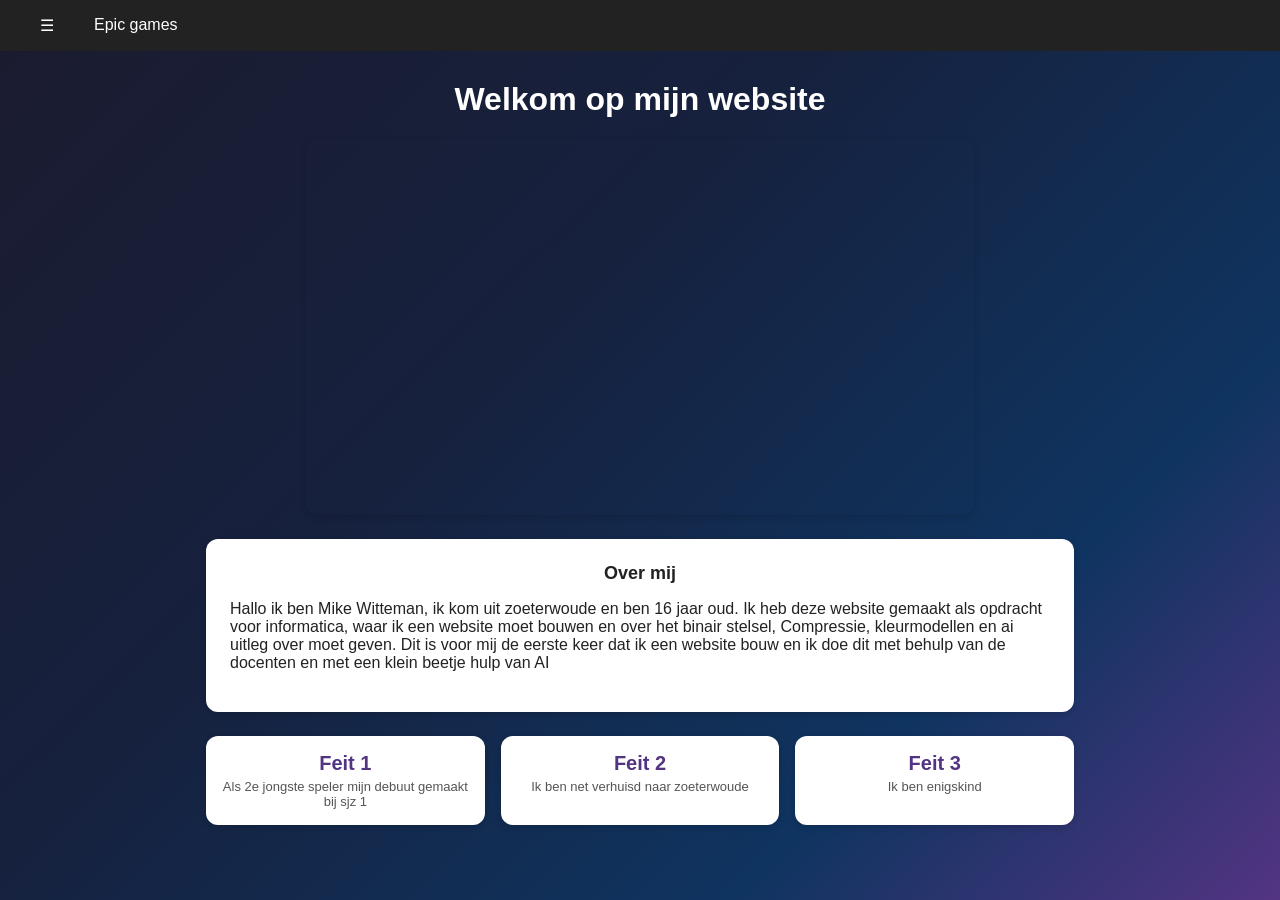
<file: index.html>
<!DOCTYPE html> <!--dit is de homepage van mijn site, over mezelf en games-->
<html> <!--dit is het html-element-->
    <head>
        <title>Mijn site - Home</title>
        <meta charset="utf-8">
        <link rel="stylesheet" type="text/css" href="opmaak.css">
    </head>
    <body class="home-pagina">
        <nav class="navbar">
            <ul class="navbar-lijst">
                <li class="dropdown">
                    <a href="#">☰</a><!--dit is de hoofdknop van het menu-->
                    <ul class="dropdown-inhoud"> <!--dit is het uitklapmenu-->
                    <li><a href="binairstelsel.html">Binair stelsel</a></li>
                    <li><a href="kleurmodellen.html">Kleurmodellen</a></li>
                    <li><a href="compressie.html">Compressie</a></li>
                    <li><a href="ai.html">Ai</a></li>
                    <li><a href="IVU.html">IVU</a></li>
                </ul>
            </li>
            <li><a href="Epic games.html">Epic games</a></li>
        </ul>
    </nav>
        <h1>Welkom op mijn website</h1>
        <div class="video-vak">
            <iframe
                src="https://www.youtube.com/embed/thH4xYED740"
                title="YouTube video"
                allow="accelerometer; autoplay; clipboard-write; encrypted-media; gyroscope; picture-in-picture"
                allowfullscreen>
            </iframe>
        </div>      

        <div class="menu-grid">
    <div class="menu-kaart menu-kaart-middel">
        <h2>Over mij</h2>
        <p>Hallo ik ben Mike Witteman, ik kom uit zoeterwoude en ben 16 jaar oud. Ik heb deze website gemaakt als opdracht voor informatica,
            waar ik een website moet bouwen en over het binair stelsel, Compressie, kleurmodellen en ai uitleg over moet geven. 
            Dit is voor mij de eerste keer dat ik een website bouw en ik doe dit met behulp van de docenten en met een klein beetje hulp van AI
        </p>
    </div>

</div>

<div class="feiten-balk"> <!--dit staat nu PAS onder de twee grote vakken-->
    <div class="feit-kaart">
        <span class="feit-cijfer">Feit 1</span>
        <span class="feit-label">Als 2e jongste speler mijn debuut gemaakt bij sjz 1</span>
    </div>
    <div class="feit-kaart">
        <span class="feit-cijfer">Feit 2</span>
        <span class="feit-label">Ik ben net verhuisd naar zoeterwoude</span>
    </div>
    <div class="feit-kaart">
        <span class="feit-cijfer">Feit 3</span>
        <span class="feit-label">Ik ben enigskind</span>
    </div>
</div>
    <body class="home-pagina">
</html>
</file>
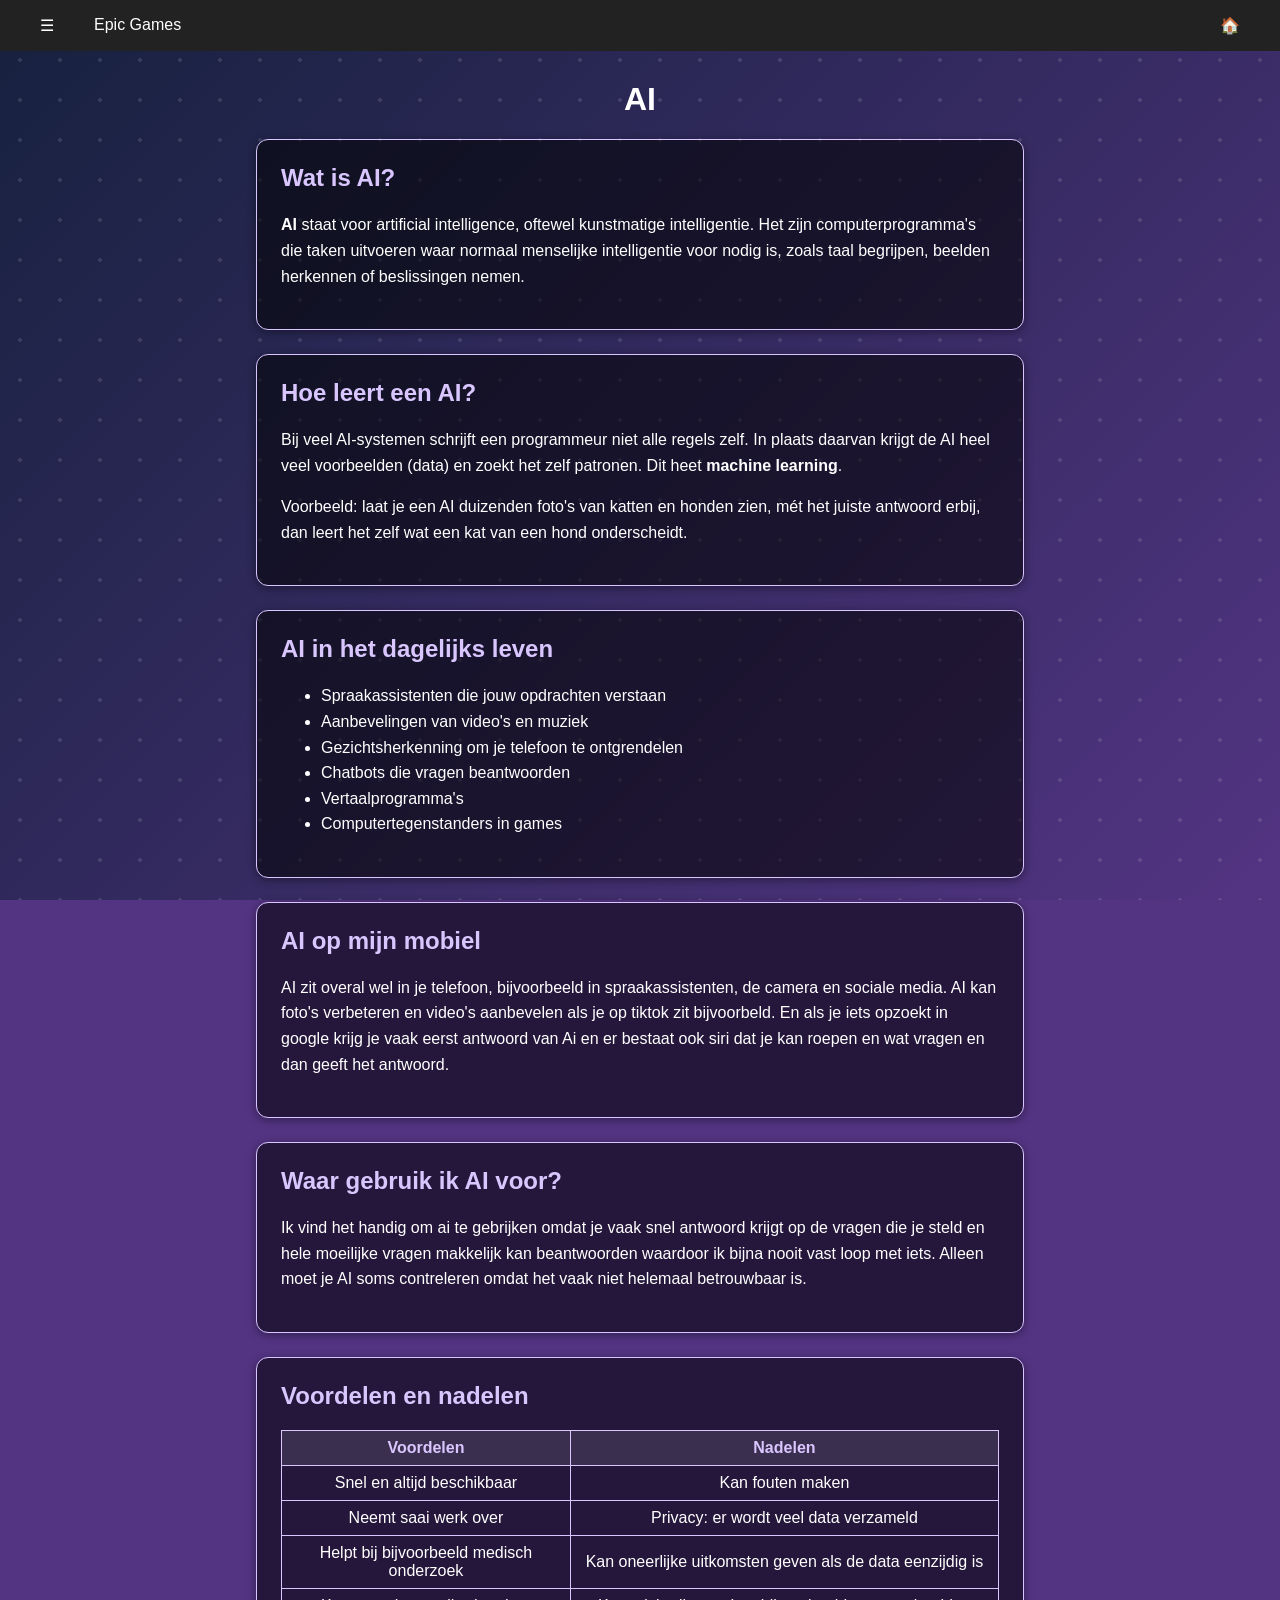
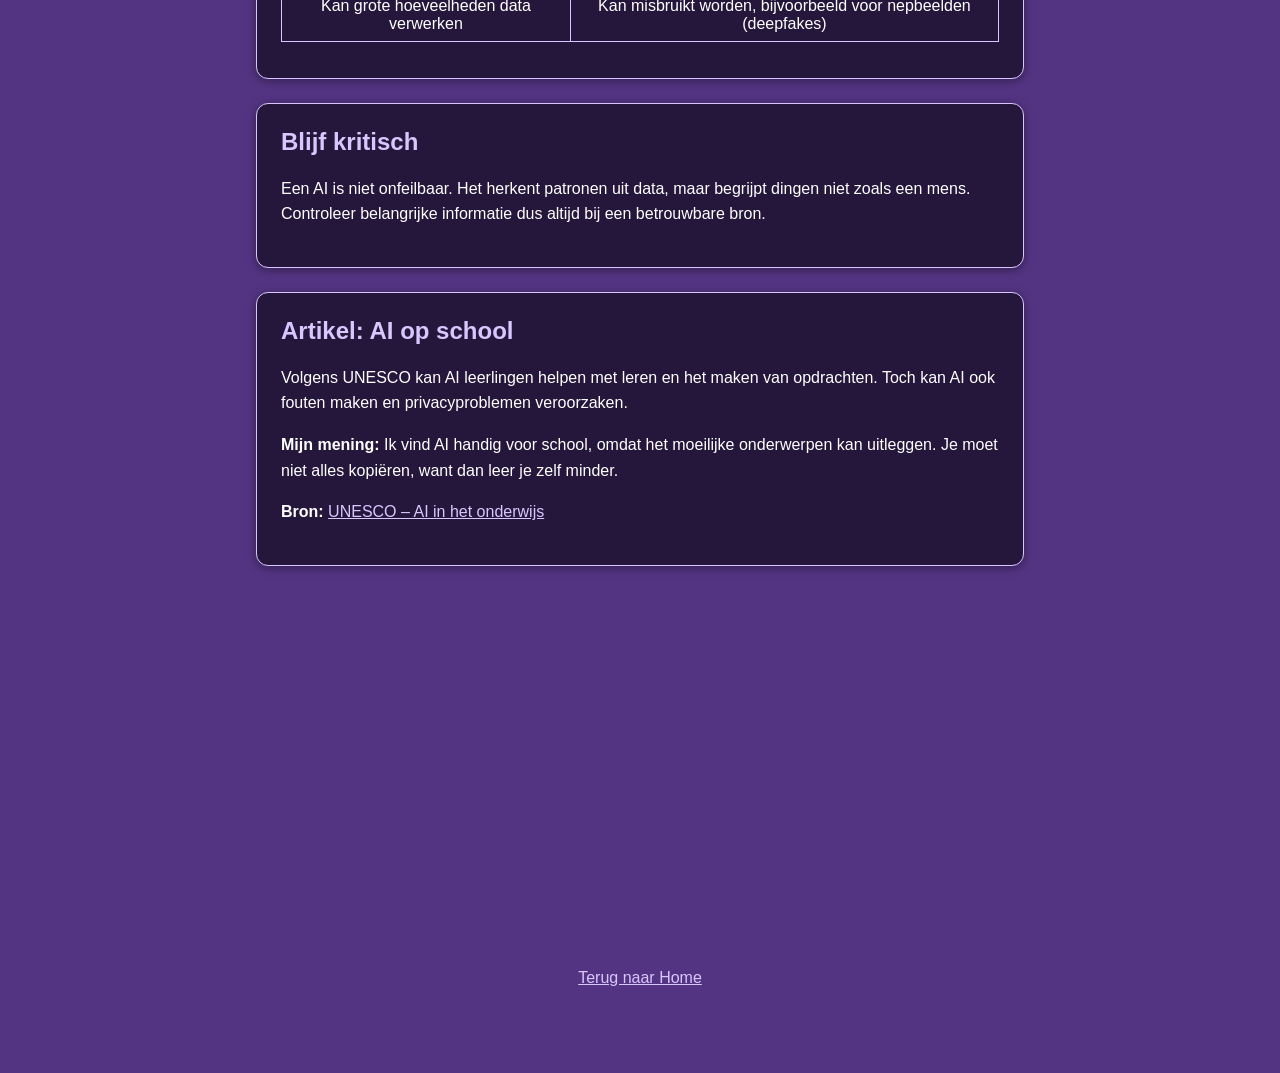
<file: ai.html>
<!DOCTYPE html> <!--pagina over AI-->
<html>
    <head>
        <title>AI</title>
        <meta charset="utf-8">
        <link rel="stylesheet" type="text/css" href="opmaak.css">
    </head>
    <body class="ai-pagina">
        <nav class="navbar">
            <ul class="navbar-lijst">
                <li class="dropdown">
                    <a href="#">☰</a>
                    <ul class="dropdown-inhoud">
                        <li><a href="binairstelsel.html">Binair stelsel</a></li>
                        <li><a href="kleurmodellen.html">Kleurmodellen</a></li>
                        <li><a href="compressie.html">Compressie</a></li>
                        <li><a href="IVU.html">IVU</a></li>
                    </ul>
                </li>
                <li><a href="Epic games.html">Epic Games</a></li>
                <li class="navbar-huis"><a href="index.html">🏠</a></li>
            </ul>
        </nav>

        <h1>AI</h1>

        <div class="uitleg-inhoud">

            <div class="uitleg-blok"> <!--blok 1: wat is AI-->
                <h2>Wat is AI?</h2>
                <p><strong>AI</strong> staat voor artificial intelligence, oftewel kunstmatige intelligentie. Het zijn computerprogramma's die taken uitvoeren waar normaal menselijke intelligentie voor nodig is, zoals taal begrijpen, beelden herkennen of beslissingen nemen.</p>
            </div>

            <div class="uitleg-blok"> <!--blok 2: hoe leert AI-->
                <h2>Hoe leert een AI?</h2>
                <p>Bij veel AI-systemen schrijft een programmeur niet alle regels zelf. In plaats daarvan krijgt de AI heel veel voorbeelden (data) en zoekt het zelf patronen. Dit heet <strong>machine learning</strong>.</p>
                <p>Voorbeeld: laat je een AI duizenden foto's van katten en honden zien, mét het juiste antwoord erbij, dan leert het zelf wat een kat van een hond onderscheidt.</p>
            </div>

            <div class="uitleg-blok"> <!--blok 3: voorbeelden-->
                <h2>AI in het dagelijks leven</h2>
                <ul>
                    <li>Spraakassistenten die jouw opdrachten verstaan</li>
                    <li>Aanbevelingen van video's en muziek</li>
                    <li>Gezichtsherkenning om je telefoon te ontgrendelen</li>
                    <li>Chatbots die vragen beantwoorden</li>
                    <li>Vertaalprogramma's</li>
                    <li>Computertegenstanders in games</li>
                </ul>
            </div>
            <div class="uitleg-blok">
                 <h2>AI op mijn mobiel</h2>
                 <p>AI zit overal wel in je telefoon, bijvoorbeeld in spraakassistenten, de camera en sociale media. AI kan foto's verbeteren en video's aanbevelen als je op tiktok zit bijvoorbeld. En als je iets opzoekt in google krijg je vaak eerst antwoord van Ai en er bestaat ook siri dat je kan roepen en wat vragen en dan geeft het antwoord.</p>
            </div>

            <div class="uitleg-blok">
                 <h2>Waar gebruik ik AI voor?</h2>
                 <p>Ik vind het handig om ai te gebrijken omdat je vaak snel antwoord krijgt op de vragen die je steld en hele moeilijke vragen makkelijk kan beantwoorden waardoor ik bijna nooit vast loop met iets. Alleen moet je AI soms contreleren omdat het vaak niet helemaal betrouwbaar is.</p>
            </div>
            <div class="uitleg-blok"> <!--blok 4: voor- en nadelen-->
                <h2>Voordelen en nadelen</h2>
                <table class="uitleg-tabel">
                    <tr><th>Voordelen</th><th>Nadelen</th></tr>
                    <tr><td>Snel en altijd beschikbaar</td><td>Kan fouten maken</td></tr>
                    <tr><td>Neemt saai werk over</td><td>Privacy: er wordt veel data verzameld</td></tr>
                    <tr><td>Helpt bij bijvoorbeeld medisch onderzoek</td><td>Kan oneerlijke uitkomsten geven als de data eenzijdig is</td></tr>
                    <tr><td>Kan grote hoeveelheden data verwerken</td><td>Kan misbruikt worden, bijvoorbeeld voor nepbeelden (deepfakes)</td></tr>
                </table>
            </div>

            <div class="uitleg-blok"> <!--blok 5: kritisch-->
                <h2>Blijf kritisch</h2>
                <p>Een AI is niet onfeilbaar. Het herkent patronen uit data, maar begrijpt dingen niet zoals een mens. Controleer belangrijke informatie dus altijd bij een betrouwbare bron.</p>
            </div>
            <div class="uitleg-blok">
                <h2>Artikel: AI op school</h2>
                <p>Volgens UNESCO kan AI leerlingen helpen met leren en het maken van opdrachten. Toch kan AI ook fouten maken en privacyproblemen veroorzaken.</p>
                <p><strong>Mijn mening:</strong> Ik vind AI handig voor school, omdat het moeilijke onderwerpen kan uitleggen. Je moet niet alles kopiëren, want dan leer je zelf minder.</p>
                <p><strong>Bron:</strong> <a href="https://www.unesco.nl/onderwijs/ai-het-onderwijs" target="_blank">UNESCO – AI in het onderwijs</a></p>
            </div>
        <div style="display: flex; justify-content: center;"></div>
            <iframe
             width="560"
             height="315"
             src="https://www.youtube.com/embed/gQmhbXmtKig"
             title="YouTube video"
             frameborder="0"
             allowfullscreen>
            </iframe>
            <p class="uitleg-terug"><a href="index.html">Terug naar Home</a></p>
        </div>
    </body>
</html>
</file>
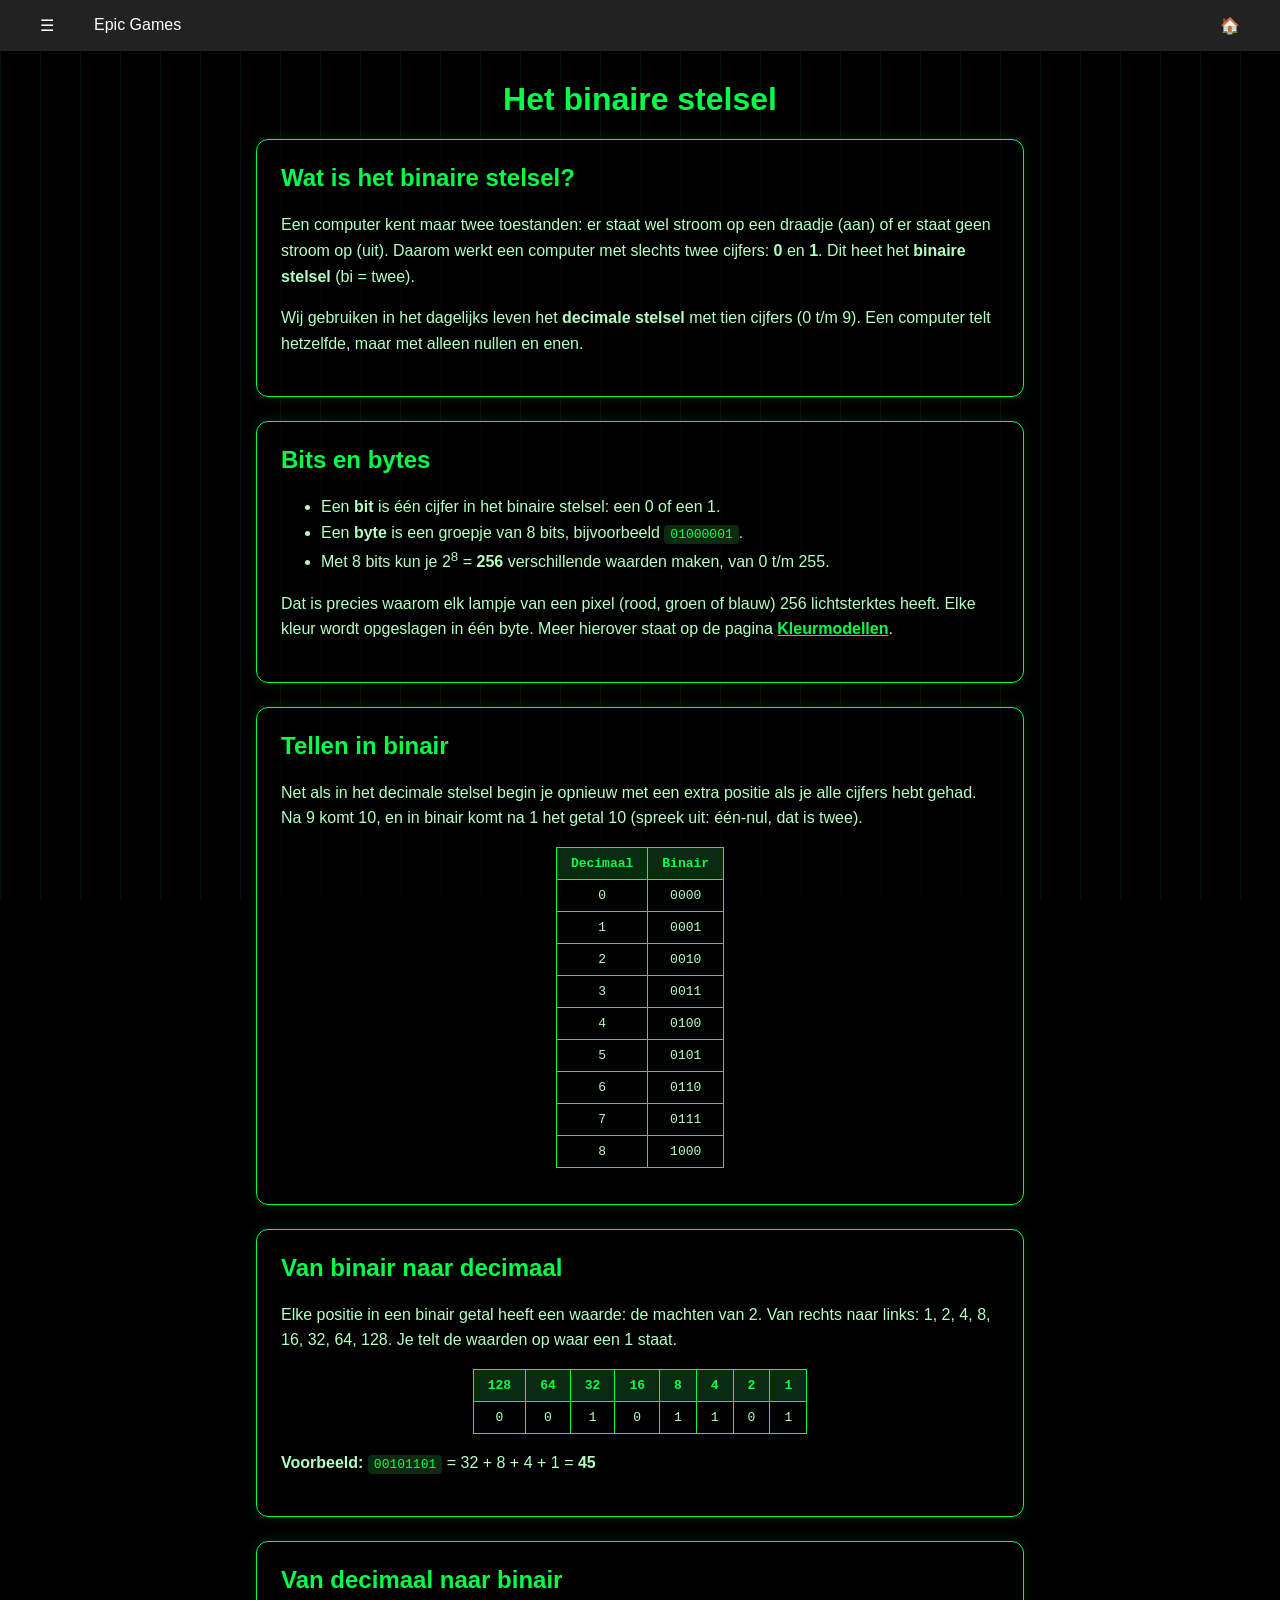
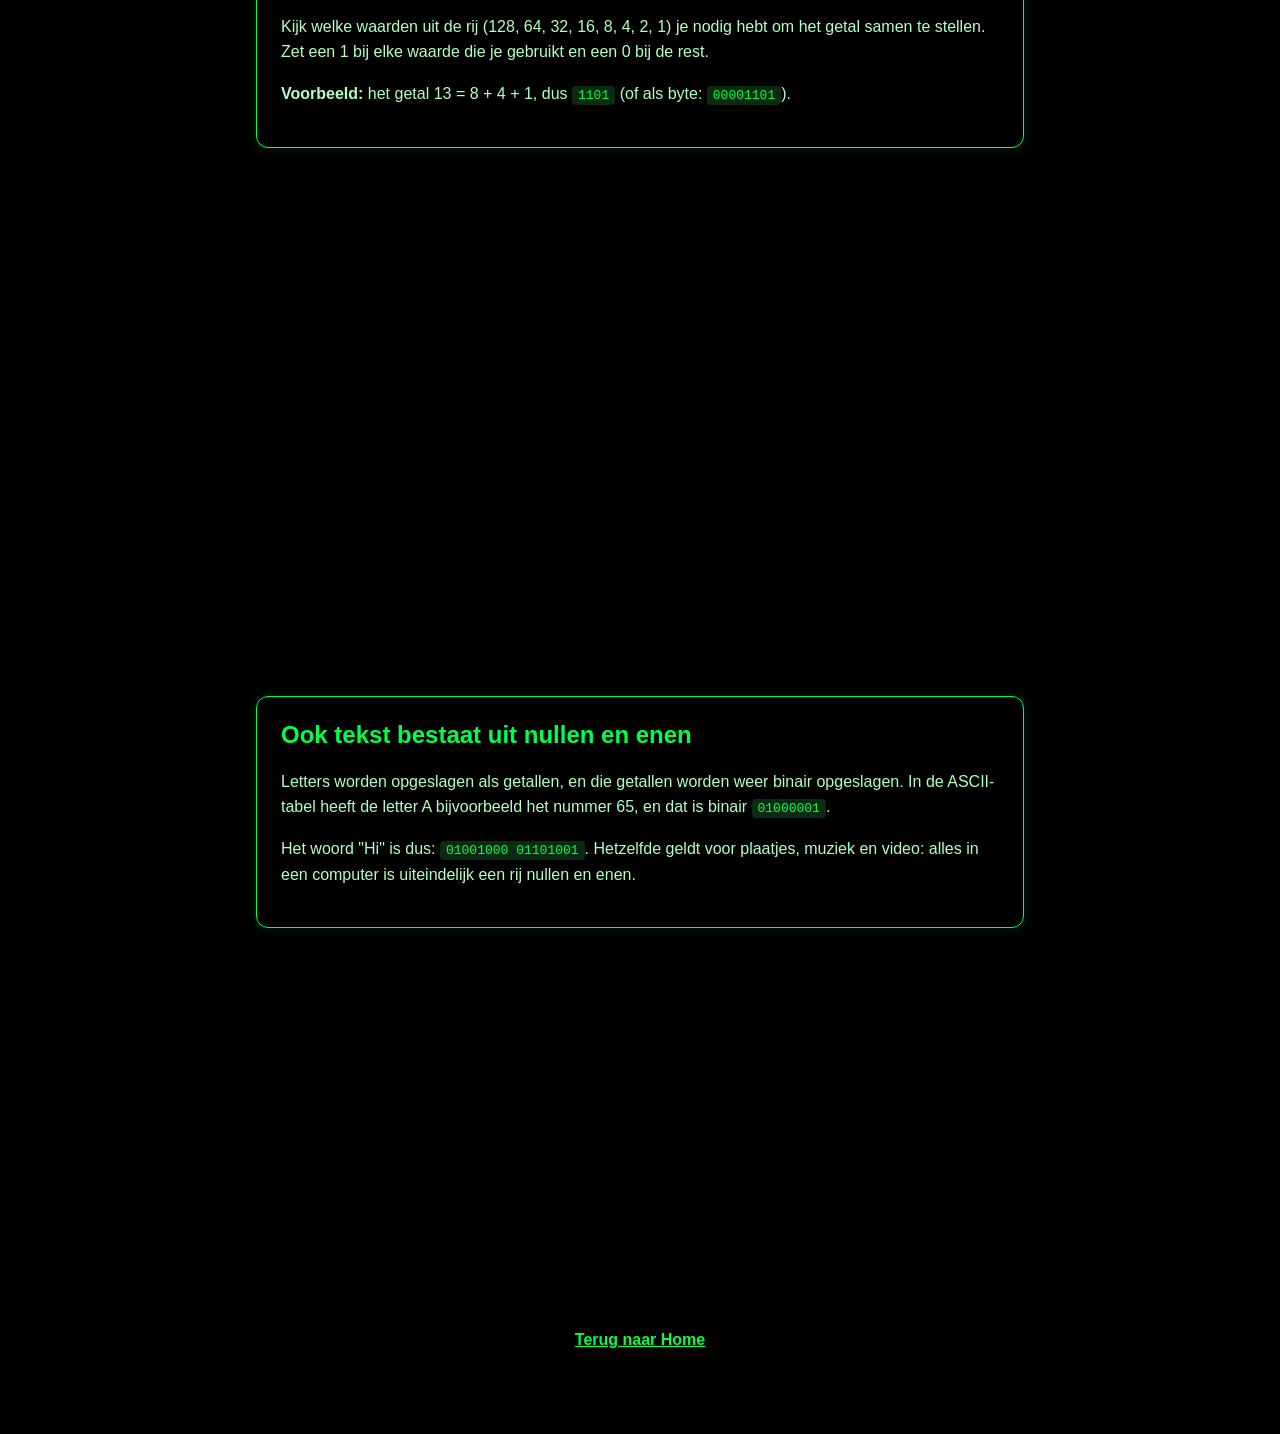
<file: binairstelsel.html>
<!DOCTYPE html> <!--pagina over het binaire stelsel-->
<html>
    <head>
        <title>Binair stelsel</title>
        <meta charset="utf-8">
        <link rel="stylesheet" type="text/css" href="opmaak.css">
    </head>
    <body class="binair-pagina">
        <nav class="navbar">
            <ul class="navbar-lijst">
                <li class="dropdown">
                    <a href="#">☰</a>
                    <ul class="dropdown-inhoud">
                        <li><a href="kleurmodellen.html">Kleurmodellen</a></li>
                        <li><a href="compressie.html">Compressie</a></li>
                        <li><a href="ai.html">AI</a></li>
                        <li><a href="IVU.html">IVU</a></li>
                    </ul>
                </li>
                <li><a href="Epic games.html">Epic Games</a></li>
                <li class="navbar-huis"><a href="index.html">🏠</a></li> <!--huisje rechts, terug naar home-->
            </ul>
        </nav>

        <h1>Het binaire stelsel</h1>

        <div class="binair-inhoud"> <!--container: houdt alle blokken netjes in het midden-->

            <div class="binair-blok"> <!--blok 1: wat is binair?-->
                <h2>Wat is het binaire stelsel?</h2>
                <p>Een computer kent maar twee toestanden: er staat wel stroom op een draadje (aan) of er staat geen stroom op (uit). Daarom werkt een computer met slechts twee cijfers: <strong>0</strong> en <strong>1</strong>. Dit heet het <strong>binaire stelsel</strong> (bi = twee).</p>
                <p>Wij gebruiken in het dagelijks leven het <strong>decimale stelsel</strong> met tien cijfers (0 t/m 9). Een computer telt hetzelfde, maar met alleen nullen en enen.</p>
            </div>

            <div class="binair-blok"> <!--blok 2: bits en bytes-->
                <h2>Bits en bytes</h2>
                <ul>
                    <li>Een <strong>bit</strong> is één cijfer in het binaire stelsel: een 0 of een 1.</li>
                    <li>Een <strong>byte</strong> is een groepje van 8 bits, bijvoorbeeld <code>01000001</code>.</li>
                    <li>Met 8 bits kun je 2<sup>8</sup> = <strong>256</strong> verschillende waarden maken, van 0 t/m 255.</li>
                </ul>
                <p>Dat is precies waarom elk lampje van een pixel (rood, groen of blauw) 256 lichtsterktes heeft. Elke kleur wordt opgeslagen in één byte. Meer hierover staat op de pagina <a href="kleurmodellen.html">Kleurmodellen</a>.</p>
            </div>

            <div class="binair-blok"> <!--blok 3: tellen in binair-->
                <h2>Tellen in binair</h2>
                <p>Net als in het decimale stelsel begin je opnieuw met een extra positie als je alle cijfers hebt gehad. Na 9 komt 10, en in binair komt na 1 het getal 10 (spreek uit: één-nul, dat is twee).</p>
                <table class="binair-tabel">
                    <tr><th>Decimaal</th><th>Binair</th></tr>
                    <tr><td>0</td><td>0000</td></tr>
                    <tr><td>1</td><td>0001</td></tr>
                    <tr><td>2</td><td>0010</td></tr>
                    <tr><td>3</td><td>0011</td></tr>
                    <tr><td>4</td><td>0100</td></tr>
                    <tr><td>5</td><td>0101</td></tr>
                    <tr><td>6</td><td>0110</td></tr>
                    <tr><td>7</td><td>0111</td></tr>
                    <tr><td>8</td><td>1000</td></tr>
                </table>
            </div>

            <div class="binair-blok"> <!--blok 4: binair omrekenen naar decimaal-->
                <h2>Van binair naar decimaal</h2>
                <p>Elke positie in een binair getal heeft een waarde: de machten van 2. Van rechts naar links: 1, 2, 4, 8, 16, 32, 64, 128. Je telt de waarden op waar een 1 staat.</p>
                <table class="binair-tabel">
                    <tr><th>128</th><th>64</th><th>32</th><th>16</th><th>8</th><th>4</th><th>2</th><th>1</th></tr>
                    <tr><td>0</td><td>0</td><td>1</td><td>0</td><td>1</td><td>1</td><td>0</td><td>1</td></tr>
                </table>
                <p><strong>Voorbeeld:</strong> <code>00101101</code> = 32 + 8 + 4 + 1 = <strong>45</strong></p>
            </div>

            <div class="binair-blok"> <!--blok 5: decimaal omrekenen naar binair-->
                <h2>Van decimaal naar binair</h2>
                <p>Kijk welke waarden uit de rij (128, 64, 32, 16, 8, 4, 2, 1) je nodig hebt om het getal samen te stellen. Zet een 1 bij elke waarde die je gebruikt en een 0 bij de rest.</p>
                <p><strong>Voorbeeld:</strong> het getal 13 = 8 + 4 + 1, dus <code>1101</code> (of als byte: <code>00001101</code>).</p>
            </div>
                <iframe src="https://games.penjee.com/binary-bonanza/game.php" width="700" height="500" frameborder="no" scrolling="no" ></iframe>
            <div class="binair-blok"> <!--blok 6: tekst in binair-->
                <h2>Ook tekst bestaat uit nullen en enen</h2>
                <p>Letters worden opgeslagen als getallen, en die getallen worden weer binair opgeslagen. In de ASCII-tabel heeft de letter A bijvoorbeeld het nummer 65, en dat is binair <code>01000001</code>.</p>
                <p>Het woord "Hi" is dus: <code>01001000 01101001</code>. Hetzelfde geldt voor plaatjes, muziek en video: alles in een computer is uiteindelijk een rij nullen en enen.</p>
            </div>
        <div style="display: flex; justify-content: center;"></div>
            <iframe
             width="560"
             height="315"
             src="https://www.youtube.com/embed/TeQH_Bei8iU"
             title="YouTube video"
             frameborder="0"
             allowfullscreen>
            </iframe>
            <p class="binair-terug"><a href="index.html">Terug naar Home</a></p>
        </div>
    </body>
</html>
</file>
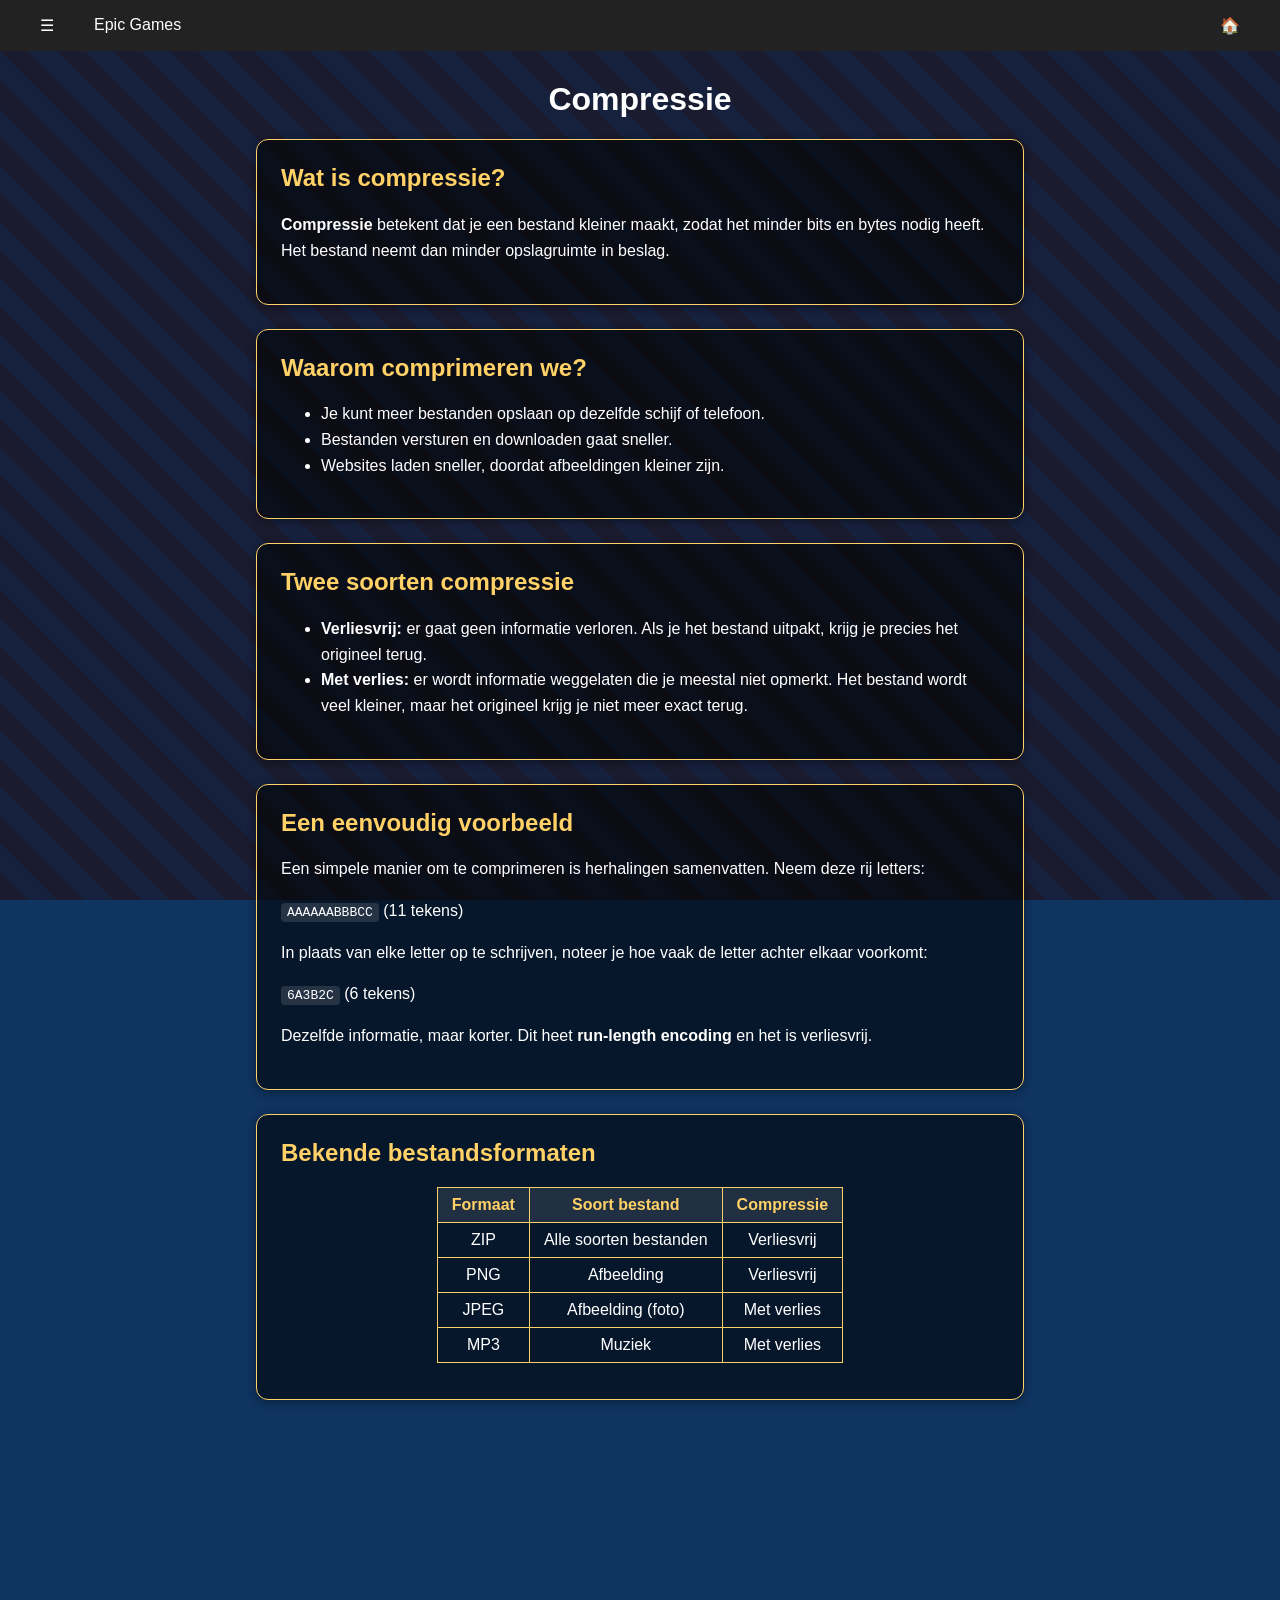
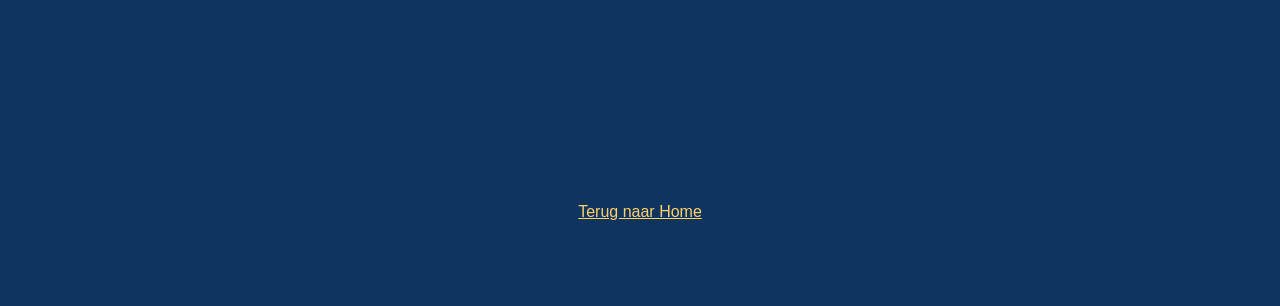
<file: compressie.html>
<!DOCTYPE html> <!--pagina over compressie-->
<html>
    <head>
        <title>Compressie</title>
        <meta charset="utf-8">
        <link rel="stylesheet" type="text/css" href="opmaak.css">
    </head>
    <body class="compressie-pagina">
        <nav class="navbar">
            <ul class="navbar-lijst">
                <li class="dropdown">
                    <a href="#">☰</a>
                    <ul class="dropdown-inhoud">
                        <li><a href="binairstelsel.html">Binair stelsel</a></li>
                        <li><a href="kleurmodellen.html">Kleurmodellen</a></li>
                        <li><a href="ai.html">AI</a></li>
                        <li><a href="IVU.html">IVU</a></li>
                    </ul>
                </li>
                <li><a href="Epic games.html">Epic Games</a></li>
                <li class="navbar-huis"><a href="index.html">🏠</a></li>
            </ul>
        </nav>

        <h1>Compressie</h1>

        <div class="uitleg-inhoud">

            <div class="uitleg-blok"> <!--blok 1: wat is compressie-->
                <h2>Wat is compressie?</h2>
                <p><strong>Compressie</strong> betekent dat je een bestand kleiner maakt, zodat het minder bits en bytes nodig heeft. Het bestand neemt dan minder opslagruimte in beslag.</p>
            </div>

            <div class="uitleg-blok"> <!--blok 2: waarom-->
                <h2>Waarom comprimeren we?</h2>
                <ul>
                    <li>Je kunt meer bestanden opslaan op dezelfde schijf of telefoon.</li>
                    <li>Bestanden versturen en downloaden gaat sneller.</li>
                    <li>Websites laden sneller, doordat afbeeldingen kleiner zijn.</li>
                </ul>
            </div>

            <div class="uitleg-blok"> <!--blok 3: soorten-->
                <h2>Twee soorten compressie</h2>
                <ul>
                    <li><strong>Verliesvrij:</strong> er gaat geen informatie verloren. Als je het bestand uitpakt, krijg je precies het origineel terug.</li>
                    <li><strong>Met verlies:</strong> er wordt informatie weggelaten die je meestal niet opmerkt. Het bestand wordt veel kleiner, maar het origineel krijg je niet meer exact terug.</li>
                </ul>
            </div>

            <div class="uitleg-blok"> <!--blok 4: voorbeeld-->
                <h2>Een eenvoudig voorbeeld</h2>
                <p>Een simpele manier om te comprimeren is herhalingen samenvatten. Neem deze rij letters:</p>
                <p><code>AAAAAABBBCC</code> (11 tekens)</p>
                <p>In plaats van elke letter op te schrijven, noteer je hoe vaak de letter achter elkaar voorkomt:</p>
                <p><code>6A3B2C</code> (6 tekens)</p>
                <p>Dezelfde informatie, maar korter. Dit heet <strong>run-length encoding</strong> en het is verliesvrij.</p>
            </div>

            <div class="uitleg-blok"> <!--blok 5: formaten-->
                <h2>Bekende bestandsformaten</h2>
                <table class="uitleg-tabel">
                    <tr><th>Formaat</th><th>Soort bestand</th><th>Compressie</th></tr>
                    <tr><td>ZIP</td><td>Alle soorten bestanden</td><td>Verliesvrij</td></tr>
                    <tr><td>PNG</td><td>Afbeelding</td><td>Verliesvrij</td></tr>
                    <tr><td>JPEG</td><td>Afbeelding (foto)</td><td>Met verlies</td></tr>
                    <tr><td>MP3</td><td>Muziek</td><td>Met verlies</td></tr>
                </table>
            </div>
         <div style="display: flex; justify-content: center;"></div>
            <iframe
            width="560"
            height="315"
            src="https://www.youtube.com/watch?v=pv2Cw5CWwqQ&t"
            title="YouTube video"
            frameborder="0"
            allowfullscreen>
            </iframe>
            <p class="uitleg-terug"><a href="index.html">Terug naar Home</a></p>
        </div>
    </body>
</html>
</file>
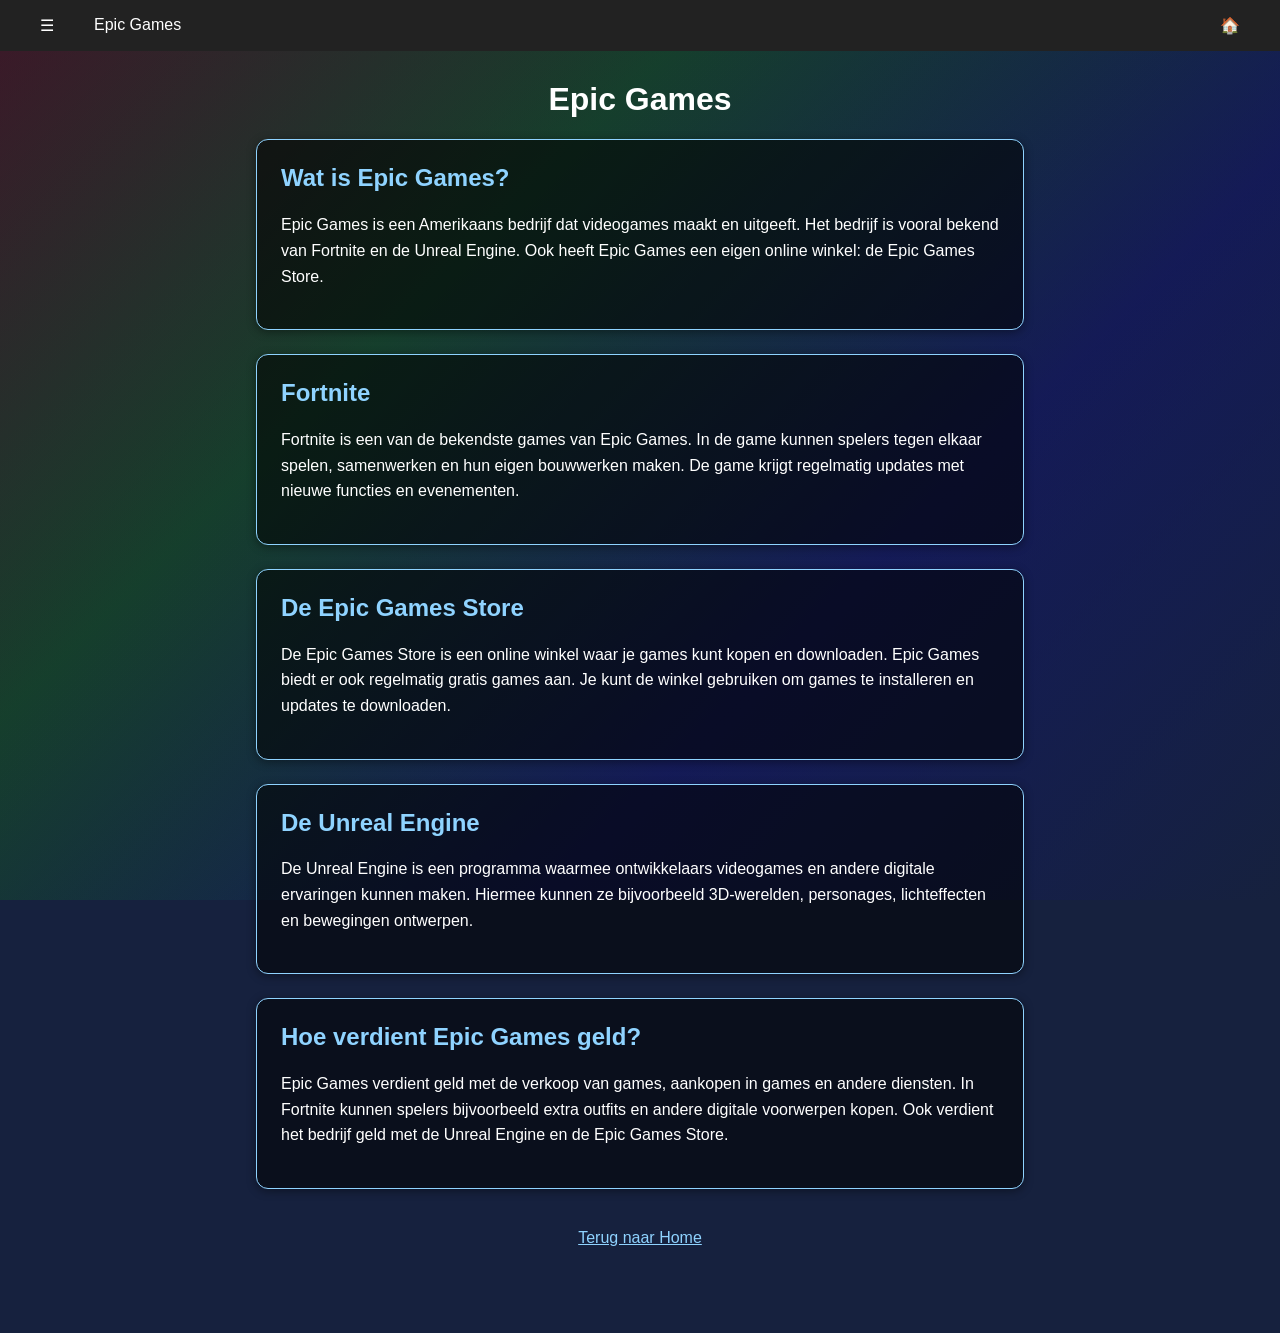
<file: Epic games.html>
<!DOCTYPE html> <!-- pagina over Epic Games -->
<html>
    <head>
        <title>Epic Games</title>
        <meta charset="utf-8">
        <link rel="stylesheet" type="text/css" href="opmaak.css">
    </head>
    <body class="kleur-pagina">
        <nav class="navbar">
            <ul class="navbar-lijst">
                <li class="dropdown">
                    <a href="#">☰</a>
                    <ul class="dropdown-inhoud">
                        <li><a href="binairstelsel.html">Binair stelsel</a></li>
                        <li><a href="kleurmodellen.html">Kleurmodellen</a></li>
                        <li><a href="compressie.html">Compressie</a></li>
                        <li><a href="ai.html">AI</a></li>
                        <li><a href="IVU.html">IVU</a></li>
                    </ul>
                </li>
                <li><a href="Epic games.html">Epic Games</a></li>
                <li class="navbar-huis"><a href="index.html">🏠</a></li>
            </ul>
        </nav>

        <h1>Epic Games</h1>

        <div class="uitleg-inhoud">

            <div class="uitleg-blok">
                <h2>Wat is Epic Games?</h2>
                <p>Epic Games is een Amerikaans bedrijf dat videogames maakt en uitgeeft. Het bedrijf is vooral bekend van Fortnite en de Unreal Engine. Ook heeft Epic Games een eigen online winkel: de Epic Games Store.</p>
            </div>

            <div class="uitleg-blok">
                <h2>Fortnite</h2>
                <p>Fortnite is een van de bekendste games van Epic Games. In de game kunnen spelers tegen elkaar spelen, samenwerken en hun eigen bouwwerken maken. De game krijgt regelmatig updates met nieuwe functies en evenementen.</p>
            </div>

            <div class="uitleg-blok">
                <h2>De Epic Games Store</h2>
                <p>De Epic Games Store is een online winkel waar je games kunt kopen en downloaden. Epic Games biedt er ook regelmatig gratis games aan. Je kunt de winkel gebruiken om games te installeren en updates te downloaden.</p>
            </div>

            <div class="uitleg-blok">
                <h2>De Unreal Engine</h2>
                <p>De Unreal Engine is een programma waarmee ontwikkelaars videogames en andere digitale ervaringen kunnen maken. Hiermee kunnen ze bijvoorbeeld 3D-werelden, personages, lichteffecten en bewegingen ontwerpen.</p>
            </div>

            <div class="uitleg-blok">
                <h2>Hoe verdient Epic Games geld?</h2>
                <p>Epic Games verdient geld met de verkoop van games, aankopen in games en andere diensten. In Fortnite kunnen spelers bijvoorbeeld extra outfits en andere digitale voorwerpen kopen. Ook verdient het bedrijf geld met de Unreal Engine en de Epic Games Store.</p>
            </div>

            <p class="uitleg-terug">
                <a href="index.html">Terug naar Home</a>
            </p>

        </div>
    </body>
</html>
</file>
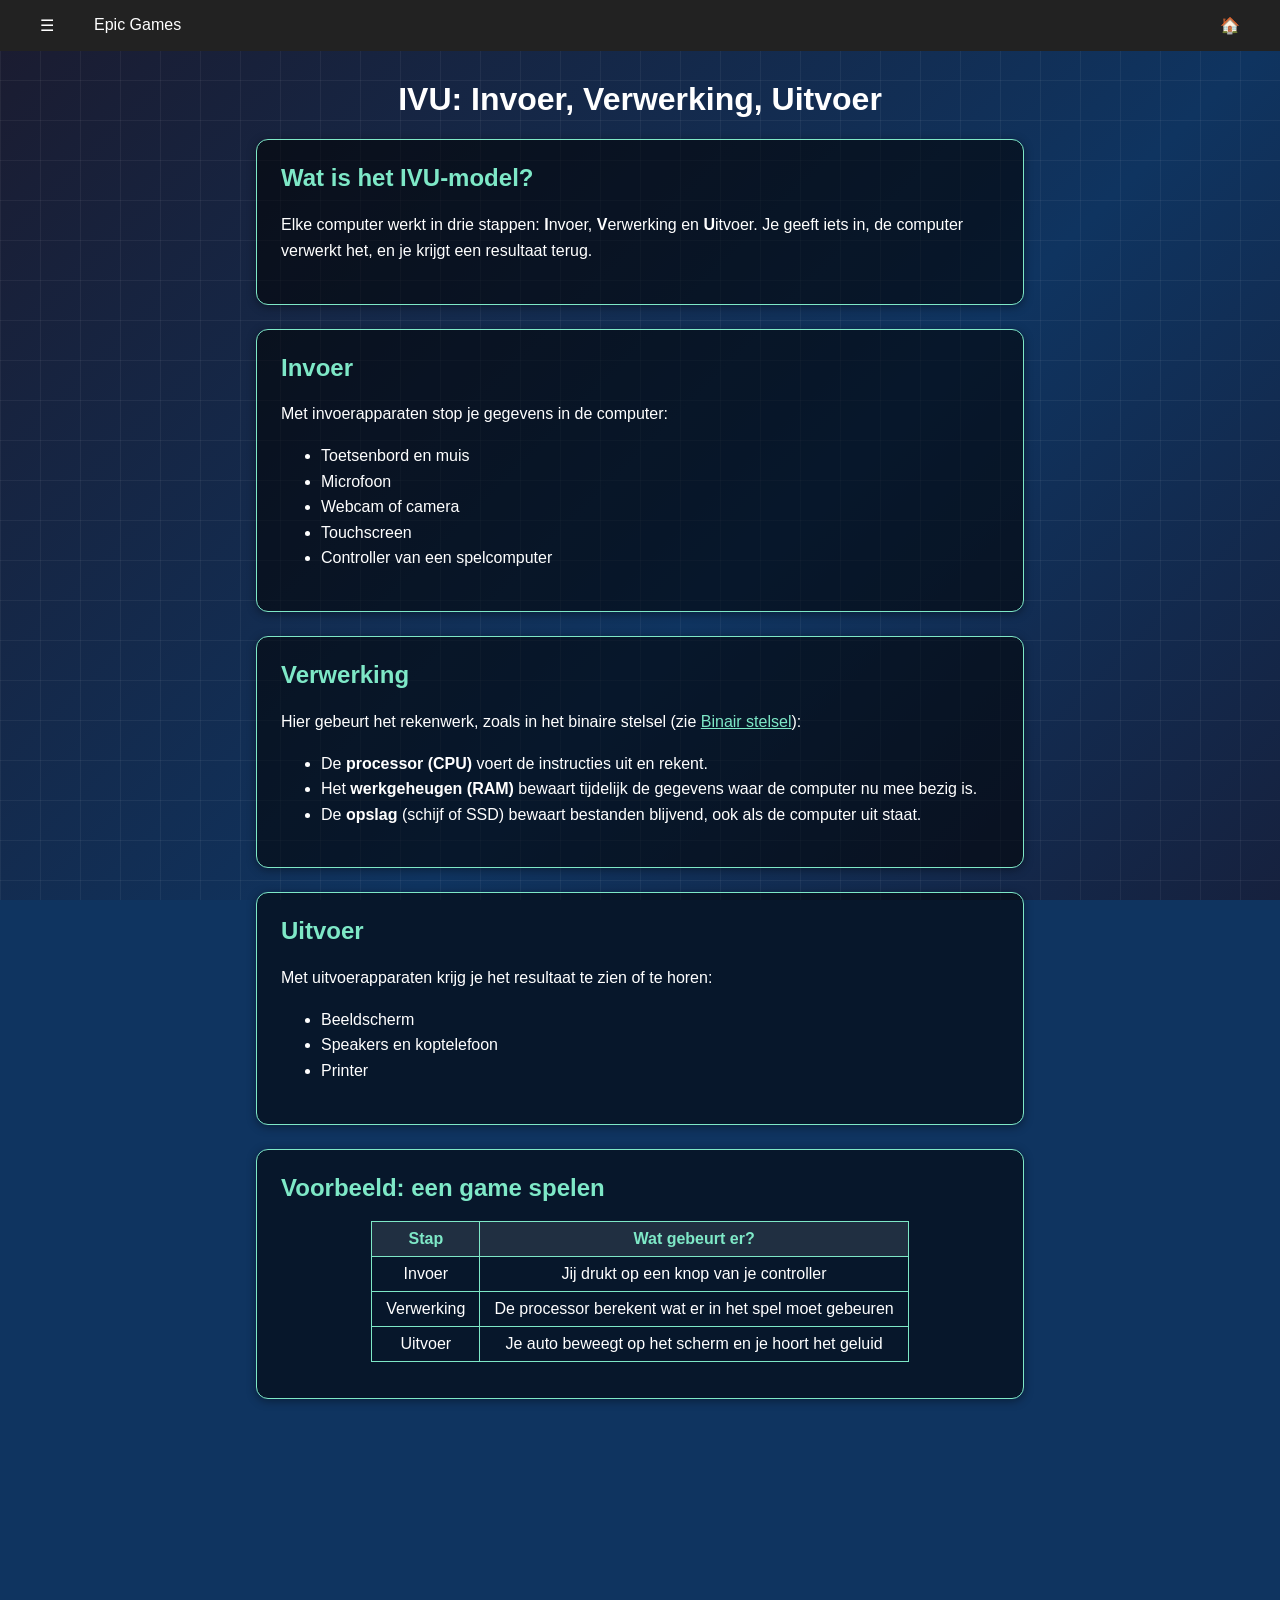
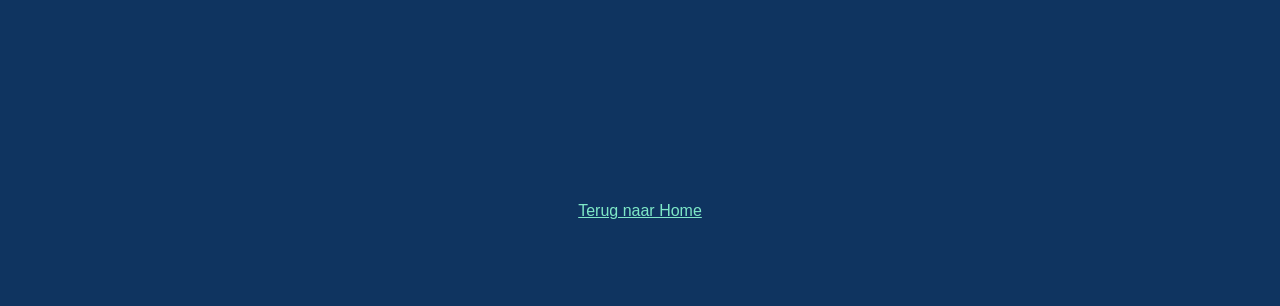
<file: IVU.html>
<!DOCTYPE html> <!--pagina over het IVU-model: invoer, verwerking, uitvoer-->
<html>
    <head>
        <title>IVU</title>
        <meta charset="utf-8">
        <link rel="stylesheet" type="text/css" href="opmaak.css">
    </head>
    <body class="ivu-pagina">
        <nav class="navbar">
            <ul class="navbar-lijst">
                <li class="dropdown">
                    <a href="#">☰</a>
                    <ul class="dropdown-inhoud">
                        <li><a href="binairstelsel.html">Binair stelsel</a></li>
                        <li><a href="kleurmodellen.html">Kleurmodellen</a></li>
                        <li><a href="compressie.html">Compressie</a></li>
                        <li><a href="ai.html">AI</a></li>
                    </ul>
                </li>
                <li><a href="Epic games.html">Epic Games</a></li>
                <li class="navbar-huis"><a href="index.html">🏠</a></li>
            </ul>
        </nav>

        <h1>IVU: Invoer, Verwerking, Uitvoer</h1>

        <div class="uitleg-inhoud">

            <div class="uitleg-blok"> <!--blok 1: wat is IVU-->
                <h2>Wat is het IVU-model?</h2>
                <p>Elke computer werkt in drie stappen: <strong>I</strong>nvoer, <strong>V</strong>erwerking en <strong>U</strong>itvoer. Je geeft iets in, de computer verwerkt het, en je krijgt een resultaat terug.</p>
            </div>

            <div class="uitleg-blok"> <!--blok 2: invoer-->
                <h2>Invoer</h2>
                <p>Met invoerapparaten stop je gegevens in de computer:</p>
                <ul>
                    <li>Toetsenbord en muis</li>
                    <li>Microfoon</li>
                    <li>Webcam of camera</li>
                    <li>Touchscreen</li>
                    <li>Controller van een spelcomputer</li>
                </ul>
            </div>

            <div class="uitleg-blok"> <!--blok 3: verwerking-->
                <h2>Verwerking</h2>
                <p>Hier gebeurt het rekenwerk, zoals in het binaire stelsel (zie <a href="binairstelsel.html">Binair stelsel</a>):</p>
                <ul>
                    <li>De <strong>processor (CPU)</strong> voert de instructies uit en rekent.</li>
                    <li>Het <strong>werkgeheugen (RAM)</strong> bewaart tijdelijk de gegevens waar de computer nu mee bezig is.</li>
                    <li>De <strong>opslag</strong> (schijf of SSD) bewaart bestanden blijvend, ook als de computer uit staat.</li>
                </ul>
            </div>

            <div class="uitleg-blok"> <!--blok 4: uitvoer-->
                <h2>Uitvoer</h2>
                <p>Met uitvoerapparaten krijg je het resultaat te zien of te horen:</p>
                <ul>
                    <li>Beeldscherm</li>
                    <li>Speakers en koptelefoon</li>
                    <li>Printer</li>
                </ul>
            </div>

            <div class="uitleg-blok"> <!--blok 5: voorbeeld-->
                <h2>Voorbeeld: een game spelen</h2>
                <table class="uitleg-tabel">
                    <tr><th>Stap</th><th>Wat gebeurt er?</th></tr>
                    <tr><td>Invoer</td><td>Jij drukt op een knop van je controller</td></tr>
                    <tr><td>Verwerking</td><td>De processor berekent wat er in het spel moet gebeuren</td></tr>
                    <tr><td>Uitvoer</td><td>Je auto beweegt op het scherm en je hoort het geluid</td></tr>
                </table>
            </div>
        <div style="display: flex; justify-content: center;"></div>
            <iframe
            width="560"
            height="315"
            src="https://www.youtube.com/embed/jHjV8XXxSS8"
            title="YouTube video"
            frameborder="0"
            allowfullscreen>
            </iframe>
            <p class="uitleg-terug"><a href="index.html">Terug naar Home</a></p>
        </div>
    </body>
</html>
</file>
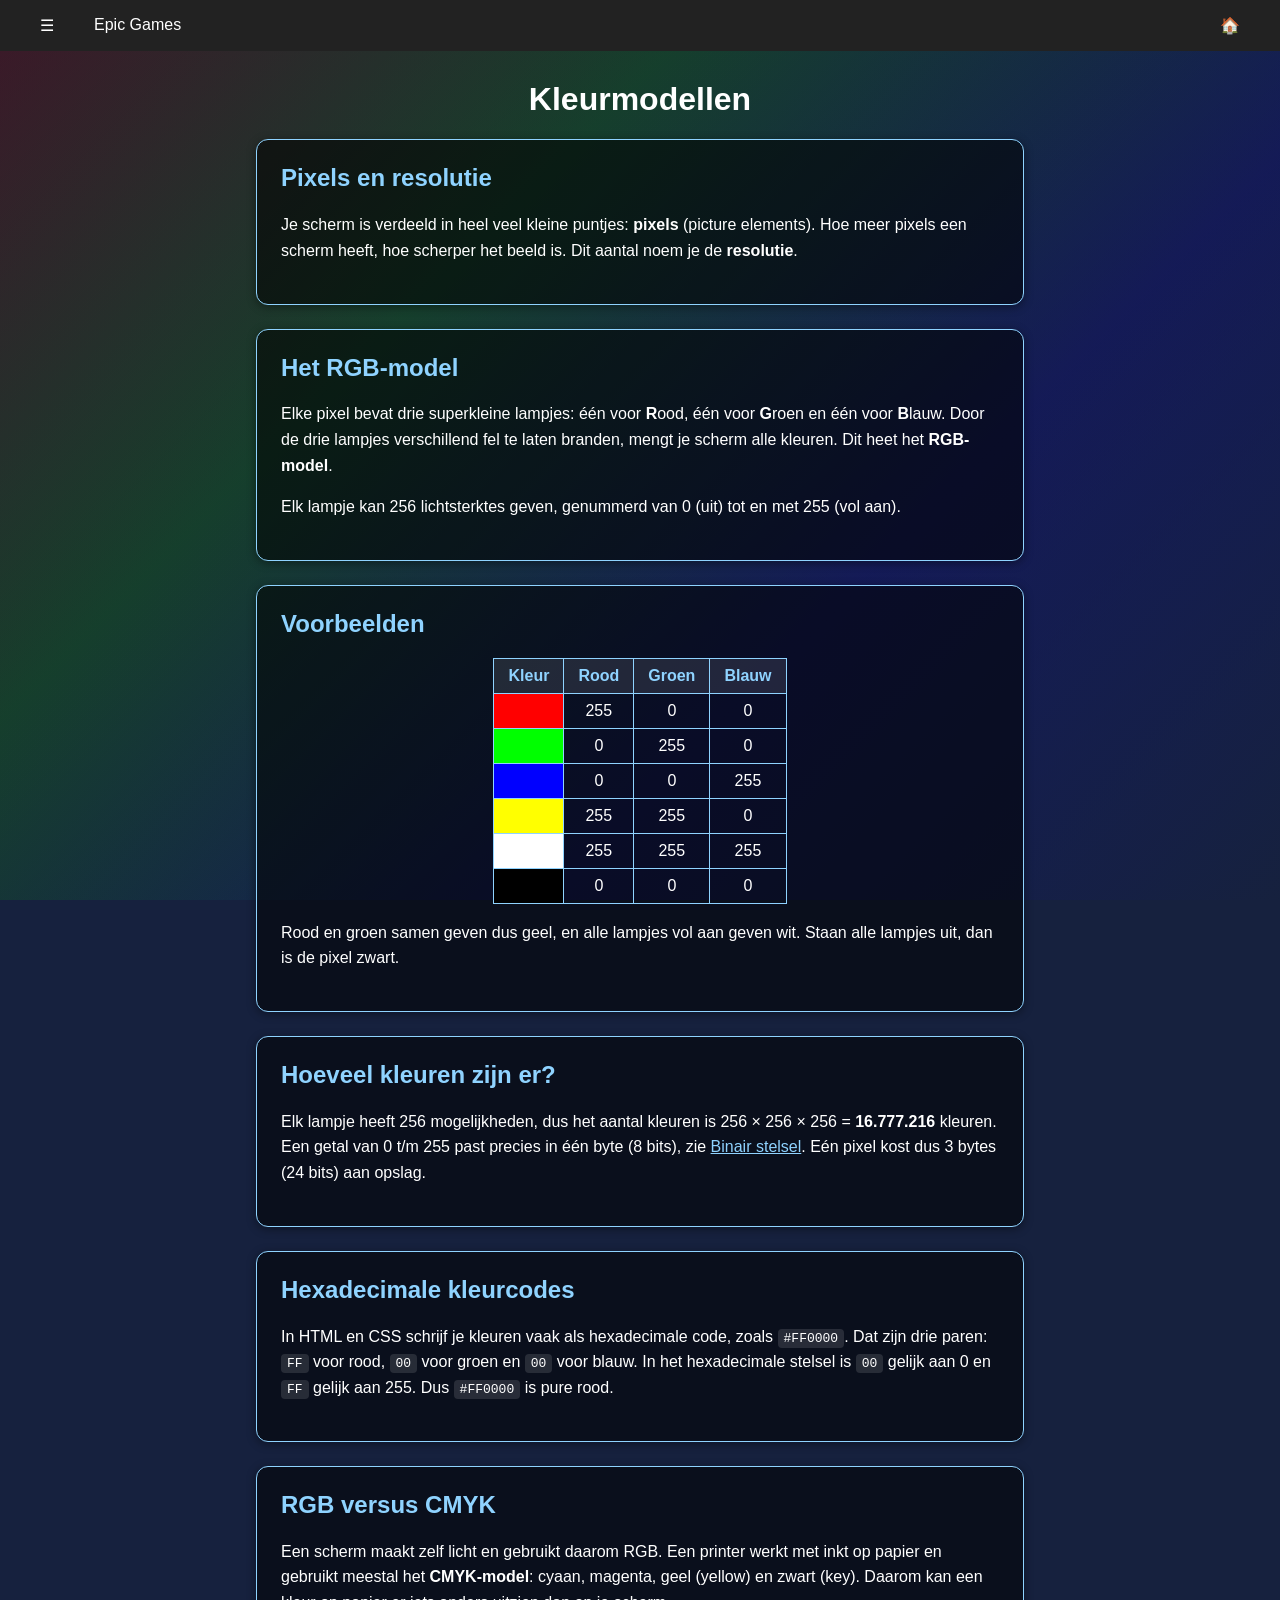
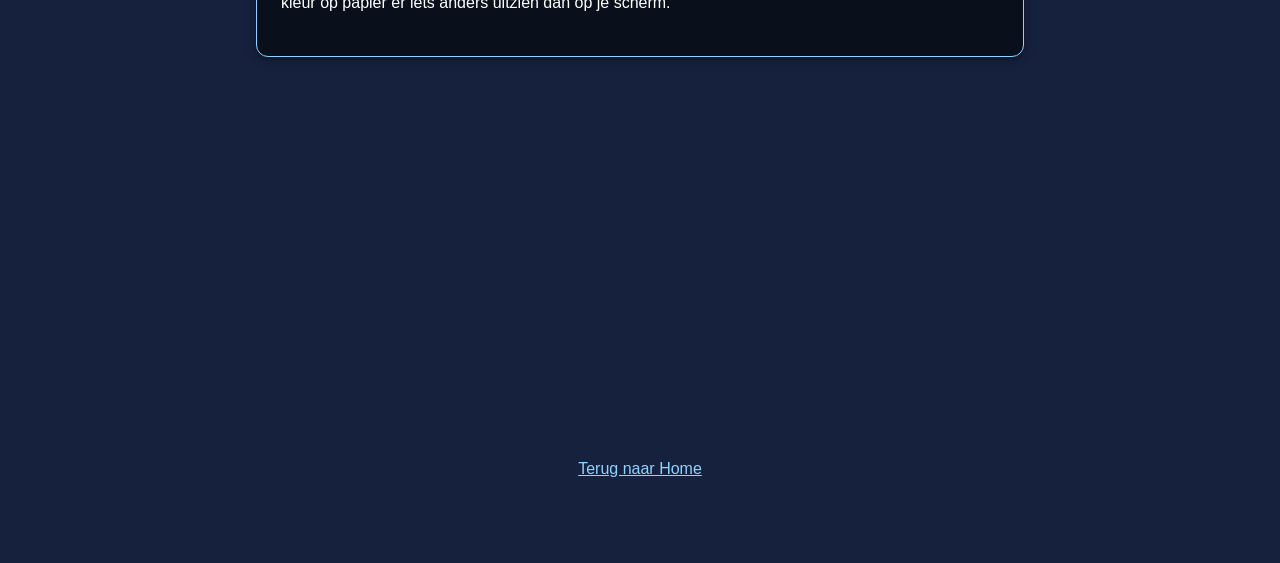
<file: kleurmodellen.html>
<!DOCTYPE html> <!--pagina over kleurmodellen-->
<html>
    <head>
        <title>Kleurmodellen</title>
        <meta charset="utf-8">
        <link rel="stylesheet" type="text/css" href="opmaak.css">
    </head>
    <body class="kleur-pagina">
        <nav class="navbar">
            <ul class="navbar-lijst">
                <li class="dropdown">
                    <a href="#">☰</a>
                    <ul class="dropdown-inhoud">
                        <li><a href="binairstelsel.html">Binair stelsel</a></li>
                        <li><a href="compressie.html">Compressie</a></li>
                        <li><a href="ai.html">AI</a></li>
                        <li><a href="IVU.html">IVU</a></li>
                    </ul>
                </li>
                <li><a href="Epic games.html">Epic Games</a></li>
                <li class="navbar-huis"><a href="index.html">🏠</a></li>
            </ul>
        </nav>

        <h1>Kleurmodellen</h1>

        <div class="uitleg-inhoud">

            <div class="uitleg-blok"> <!--blok 1: pixels-->
                <h2>Pixels en resolutie</h2>
                <p>Je scherm is verdeeld in heel veel kleine puntjes: <strong>pixels</strong> (picture elements). Hoe meer pixels een scherm heeft, hoe scherper het beeld is. Dit aantal noem je de <strong>resolutie</strong>.</p>
            </div>

            <div class="uitleg-blok"> <!--blok 2: RGB-->
                <h2>Het RGB-model</h2>
                <p>Elke pixel bevat drie superkleine lampjes: één voor <strong>R</strong>ood, één voor <strong>G</strong>roen en één voor <strong>B</strong>lauw. Door de drie lampjes verschillend fel te laten branden, mengt je scherm alle kleuren. Dit heet het <strong>RGB-model</strong>.</p>
                <p>Elk lampje kan 256 lichtsterktes geven, genummerd van 0 (uit) tot en met 255 (vol aan).</p>
            </div>

            <div class="uitleg-blok"> <!--blok 3: voorbeelden-->
                <h2>Voorbeelden</h2>
                <table class="uitleg-tabel">
                    <tr><th>Kleur</th><th>Rood</th><th>Groen</th><th>Blauw</th></tr>
                    <tr><td style="background-color: rgb(255,0,0);"></td><td>255</td><td>0</td><td>0</td></tr>
                    <tr><td style="background-color: rgb(0,255,0);"></td><td>0</td><td>255</td><td>0</td></tr>
                    <tr><td style="background-color: rgb(0,0,255);"></td><td>0</td><td>0</td><td>255</td></tr>
                    <tr><td style="background-color: rgb(255,255,0);"></td><td>255</td><td>255</td><td>0</td></tr>
                    <tr><td style="background-color: rgb(255,255,255);"></td><td>255</td><td>255</td><td>255</td></tr>
                    <tr><td style="background-color: rgb(0,0,0);"></td><td>0</td><td>0</td><td>0</td></tr>
                </table>
                <p>Rood en groen samen geven dus geel, en alle lampjes vol aan geven wit. Staan alle lampjes uit, dan is de pixel zwart.</p>
            </div>

            <div class="uitleg-blok"> <!--blok 4: hoeveel kleuren-->
                <h2>Hoeveel kleuren zijn er?</h2>
                <p>Elk lampje heeft 256 mogelijkheden, dus het aantal kleuren is 256 × 256 × 256 = <strong>16.777.216</strong> kleuren. Een getal van 0 t/m 255 past precies in één byte (8 bits), zie <a href="binairstelsel.html">Binair stelsel</a>. Eén pixel kost dus 3 bytes (24 bits) aan opslag.</p>
            </div>

            <div class="uitleg-blok"> <!--blok 5: hex-->
                <h2>Hexadecimale kleurcodes</h2>
                <p>In HTML en CSS schrijf je kleuren vaak als hexadecimale code, zoals <code>#FF0000</code>. Dat zijn drie paren: <code>FF</code> voor rood, <code>00</code> voor groen en <code>00</code> voor blauw. In het hexadecimale stelsel is <code>00</code> gelijk aan 0 en <code>FF</code> gelijk aan 255. Dus <code>#FF0000</code> is pure rood.</p>
            </div>

            <div class="uitleg-blok"> <!--blok 6: CMYK-->
                <h2>RGB versus CMYK</h2>
                <p>Een scherm maakt zelf licht en gebruikt daarom RGB. Een printer werkt met inkt op papier en gebruikt meestal het <strong>CMYK-model</strong>: cyaan, magenta, geel (yellow) en zwart (key). Daarom kan een kleur op papier er iets anders uitzien dan op je scherm.</p>
            </div>
        <div style="display: flex; justify-content: center;"></div>
            <iframe
             width="560"
             height="315"
             src="https://www.youtube.com/embed/cKaRxd6tdHY"
             title="YouTube video"
             frameborder="0"
             allowfullscreen>
            </iframe>
            <p class="uitleg-terug"><a href="index.html">Terug naar Home</a></p>
        </div>
    </body>
</html>
</file>
<file: opmaak.css>
/* ===================== ALGEMEEN ===================== */
body {
    margin: 0;
    padding: 40px;              /* ruimte tussen de inhoud en de zijkanten van het scherm */
    font-family: Arial, sans-serif;
    background-color: #f2f2f2;
    box-sizing: border-box;
}

h1 {
    text-align: center;
}

/* ===================== NAVIGATIEBALK ===================== */
.navbar {
    background-color: #222;
    padding: 0 20px;
    margin: -40px -40px 30px -40px; /* trekt de balk over de volle breedte */
}

.navbar-lijst {
    list-style-type: none;
    margin: 0;
    padding: 0;
    display: flex;
}

.navbar-lijst > li {
    position: relative;         /* zodat het dropdownmenu er goed onder valt */
}

.navbar-lijst > li > a {
    display: block;
    color: white;
    text-decoration: none;
    padding: 16px 20px;
}

.navbar-lijst > li > a:hover {
    background-color: #444;
}

/* Huisje helemaal rechts in de balk */
.navbar-huis {
    margin-left: auto;
}

/* Uitklapmenu, standaard verborgen */
.dropdown-inhoud {
    display: none;
    position: absolute;
    top: 100%;
    left: 0;
    background-color: white;
    list-style-type: none;
    margin: 0;
    padding: 0;
    min-width: 180px;
    box-shadow: 0 4px 8px rgba(0,0,0,0.2);
    border-radius: 0 0 8px 8px;
    overflow: hidden;
    z-index: 10;
}

.dropdown-inhoud li a {
    display: block;
    padding: 12px 16px;
    color: #222;
    text-decoration: none;
}

.dropdown-inhoud li a:hover {
    background-color: #f2f2f2;
}

/* Menu tonen als je over het hamburger-icoontje hovert */
.dropdown:hover .dropdown-inhoud {
    display: block;
}

/* ===================== HOMEPAGE ===================== */
.home-pagina {
    background: linear-gradient(135deg, #1b1b2f 0%, #16213e 40%, #0f3460 75%, #533483 100%);
    background-attachment: fixed;
    min-height: 100vh;
}

.home-pagina h1 {
    color: white;
}

/* Video-vak, gecentreerd */
.video-vak {
    max-width: 700px;
    margin: 0 auto 24px auto;
    padding: 0 16px;
    box-sizing: border-box;
}

.video-vak iframe {
    width: 100%;
    aspect-ratio: 16 / 9;
    border: none;
    border-radius: 12px;
    box-shadow: 0 2px 6px rgba(0,0,0,0.15);
    display: block;
}

/* Twee rechthoeken naast elkaar: Over mij en Onderwerpen */
.menu-grid {
    display: flex;
    flex-direction: row;
    gap: 24px;                  /* ruimte tussen de twee vakken */
    max-width: 900px;
    margin: 0 auto;
    padding: 0 16px;            /* ruimte aan de zijkanten */
    box-sizing: border-box;
}

.menu-kaart {
    display: flex;
    flex-direction: column;
    align-items: center;
    background-color: white;
    border-radius: 12px;
    padding: 24px;
    text-decoration: none;
    color: #222;
    box-shadow: 0 2px 6px rgba(0,0,0,0.15);
    transition: transform 0.2s;
}

.menu-kaart:hover {
    transform: scale(1.03);
}

.menu-kaart img {
    width: 100%;
    height: 140px;
    object-fit: cover;
    border-radius: 8px;
    margin-bottom: 10px;
}

.menu-kaart h2 {
    margin: 0;
    font-size: 18px;
    text-align: center;
}

.menu-kaart-groot {
    flex: 1;
    min-height: 300px;
    justify-content: center;
}

/* Alleen bij Over mij: inhoud bovenaan beginnen */
.kaart-boven {
    justify-content: flex-start;
}

.menu-kaart-groot p {
    text-align: left;
    font-size: 14px;
    color: #444;
    margin-top: 8px;
}

/* Rij met 3 feitjes onder de grote vakken */
.feiten-balk {
    display: flex;
    flex-direction: row;
    flex-wrap: wrap;
    gap: 16px;
    max-width: 900px;
    margin: 24px auto 0 auto;
    padding: 0 16px;
    box-sizing: border-box;
}

.feit-kaart {
    flex: 1;
    min-width: 140px;
    background-color: white;
    border-radius: 12px;
    padding: 16px;
    text-align: center;
    box-shadow: 0 2px 6px rgba(0,0,0,0.15);
    display: flex;
    flex-direction: column;
    gap: 4px;
}

.feit-cijfer {
    font-size: 20px;
    font-weight: bold;
    color: #533483;
}

.feit-label {
    font-size: 13px;
    color: #555;
}

/* ===================== ACHTERGRONDEN PER PAGINA ===================== */

/* Binair stelsel: groen op zwart */
.binair-pagina {
    background-color: #000000;
    background-image: repeating-linear-gradient(
        90deg,
        rgba(0, 255, 70, 0.08) 0px,
        rgba(0, 255, 70, 0.08) 1px,
        transparent 1px,
        transparent 40px
    );
    background-attachment: fixed;
    min-height: 100vh;
}

/* Kleurmodellen: RGB-thema (accentkleur lichtblauw) */
.kleur-pagina {
    --accent: #8fd3ff;
    background-color: #16213e;
    background-image:
        linear-gradient(135deg,
            rgba(255, 0, 0, 0.15) 0%,
            rgba(0, 255, 0, 0.15) 33%,
            rgba(0, 0, 255, 0.15) 66%,
            #16213e 100%),
        linear-gradient(135deg, #1b1b2f 0%, #16213e 100%);
    background-attachment: fixed;
    min-height: 100vh;
}

/* Compressie: gelaagd patroon (accentkleur geel) */
.compressie-pagina {
    --accent: #ffd166;
    background-color: #0f3460;
    background-image: repeating-linear-gradient(
        45deg,
        #1b1b2f 0px,
        #1b1b2f 20px,
        #16213e 20px,
        #16213e 40px
    );
    background-attachment: fixed;
    min-height: 100vh;
}

/* AI: stippen als neuraal netwerk (accentkleur lila) */
.ai-pagina {
    --accent: #d9c6ff;
    background-color: #533483;
    background-image:
        radial-gradient(rgba(255, 255, 255, 0.12) 2px, transparent 2px),
        linear-gradient(135deg, #16213e 0%, #533483 100%);
    background-size: 40px 40px, 100% 100%;
    background-attachment: fixed;
    min-height: 100vh;
}

/* IVU: donkerblauw met raster (accentkleur turquoise) */
.ivu-pagina {
    --accent: #7ee8c7;
    background-color: #0f3460;
    background-image:
        linear-gradient(rgba(255, 255, 255, 0.05) 1px, transparent 1px),
        linear-gradient(90deg, rgba(255, 255, 255, 0.05) 1px, transparent 1px),
        linear-gradient(135deg, #1b1b2f 0%, #0f3460 60%, #16213e 100%);
    background-size: 40px 40px, 40px 40px, 100% 100%;
    background-attachment: fixed;
    min-height: 100vh;
}

/* Epic Games: zwart met diagonaal patroon */
.epicgames-pagina {
    background-color: #0a0a0a;
    background-image: repeating-linear-gradient(
        135deg,
        #1a1a1a 0px,
        #1a1a1a 2px,
        #0a0a0a 2px,
        #0a0a0a 30px
    );
    background-attachment: fixed;
    min-height: 100vh;
}

.epicgames-pagina h1,
.epicgames-pagina p {
    color: white;
}

.epicgames-pagina a {
    color: #ffffff;
    font-weight: bold;
}

.epicgames-pagina a:hover {
    color: #cccccc;
}

/* ===================== GEDEELD: BINAIR + UITLEGPAGINA'S ===================== */

/* Container met de blokken: gecentreerd, ruimte aan de zijkanten en tussen de blokken */
.binair-inhoud,
.uitleg-inhoud {
    max-width: 800px;
    margin: 0 auto;
    padding: 0 16px;
    box-sizing: border-box;
    display: flex;
    flex-direction: column;
    gap: 24px;
}

/* Terug-naar-home link onderaan */
.binair-terug,
.uitleg-terug {
    text-align: center;
    padding-bottom: 30px;
}

/* Tabellen: gedeelde basis */
.binair-tabel,
.uitleg-tabel {
    border-collapse: collapse;
    margin: 12px auto;
}

.binair-tabel th,
.binair-tabel td,
.uitleg-tabel th,
.uitleg-tabel td {
    padding: 8px 14px;
    text-align: center;
}

/* Code-stukjes: gedeelde basis */
.binair-blok code,
.uitleg-blok code {
    font-family: monospace;
    padding: 2px 6px;
    border-radius: 4px;
}

/* ===================== BINAIR STELSEL (groen-zwart) ===================== */
.binair-pagina h1 {
    color: #00ff46;
}

.binair-blok {
    background-color: rgba(0, 0, 0, 0.7);
    border: 1px solid #00ff46;
    border-radius: 12px;
    padding: 24px;
    box-shadow: 0 0 12px rgba(0, 255, 70, 0.15);
}

.binair-blok h2 {
    margin-top: 0;
    color: #00ff46;
}

.binair-blok p,
.binair-blok li {
    color: #b3ffc2;
    line-height: 1.6;
}

.binair-blok a,
.binair-terug a {
    color: #00ff46;
    font-weight: bold;
}

.binair-blok code {
    background-color: #0a2a12;
    color: #00ff46;
}

.binair-tabel {
    font-family: monospace;
}

.binair-tabel th,
.binair-tabel td {
    border: 1px solid #00ff46;
    color: #b3ffc2;
}

.binair-tabel th {
    background-color: #0a2a12;
    color: #00ff46;
}

/* ===================== KLEURMODELLEN, COMPRESSIE, AI, IVU ===================== */
.kleur-pagina h1,
.compressie-pagina h1,
.ai-pagina h1,
.ivu-pagina h1 {
    color: white;
}

.uitleg-blok {
    background-color: rgba(0, 0, 0, 0.55);
    border: 1px solid var(--accent);
    border-radius: 12px;
    padding: 24px;
    box-shadow: 0 2px 10px rgba(0, 0, 0, 0.4);
}

.uitleg-blok h2 {
    margin-top: 0;
    color: var(--accent);
}

.uitleg-blok p,
.uitleg-blok li {
    color: white;
    line-height: 1.6;
}

.uitleg-blok a,
.uitleg-terug a {
    color: var(--accent);
}

.uitleg-blok code {
    background-color: rgba(255, 255, 255, 0.12);
}

.uitleg-tabel th,
.uitleg-tabel td {
    border: 1px solid var(--accent);
    color: white;
}

.uitleg-tabel th {
    background-color: rgba(255, 255, 255, 0.1);
    color: var(--accent);
}
</file>
